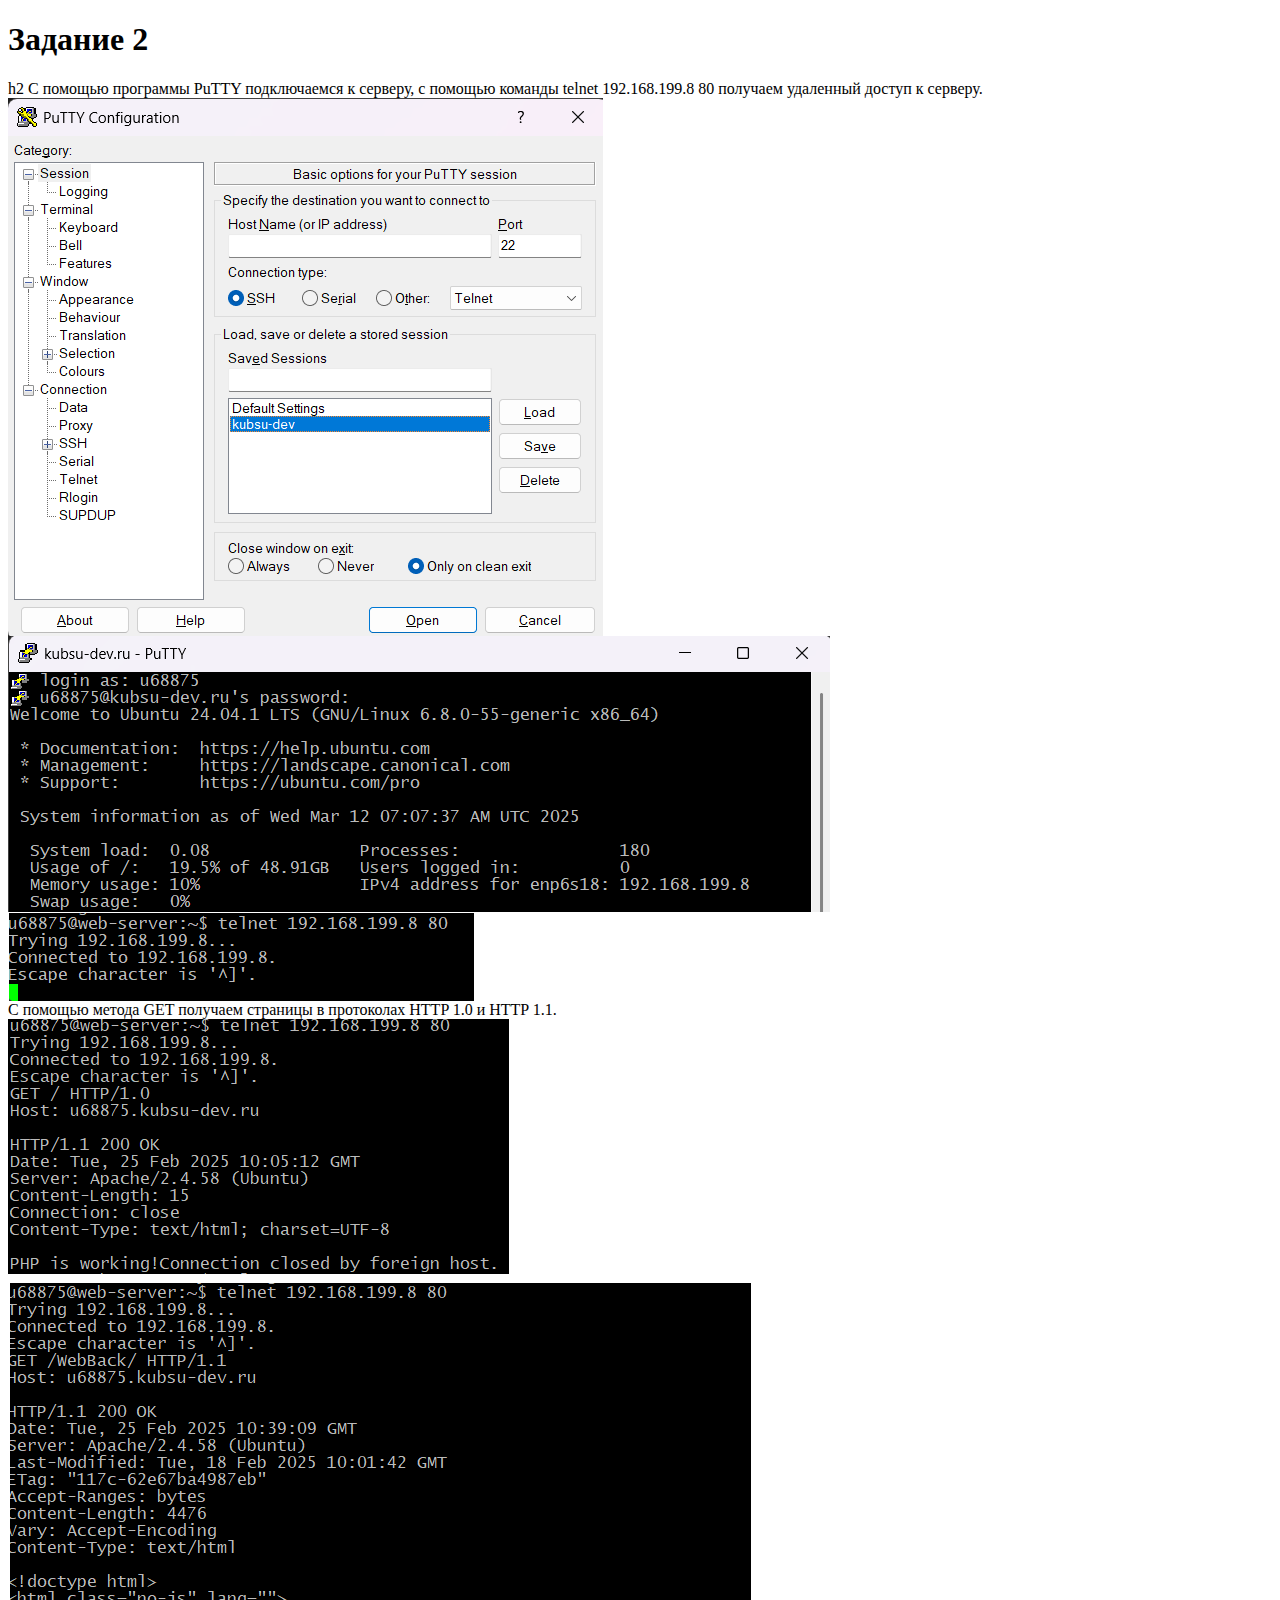
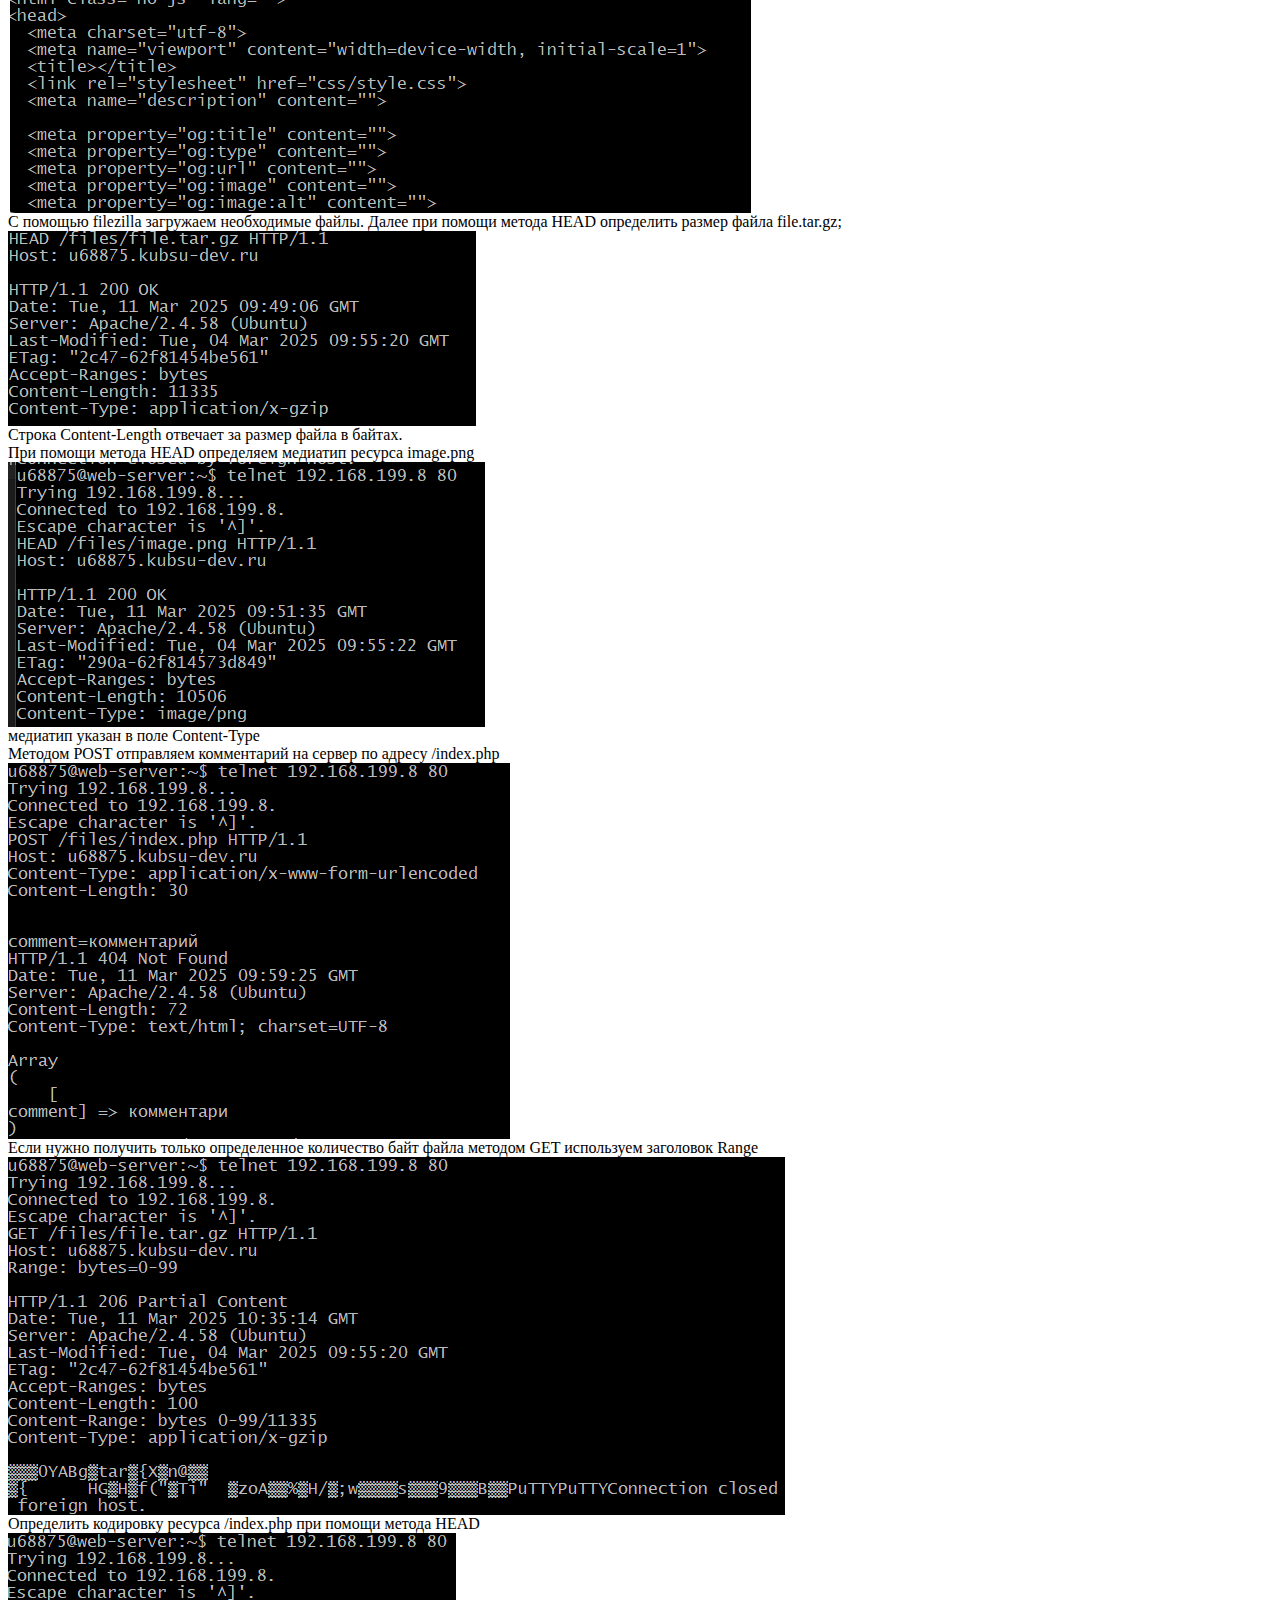
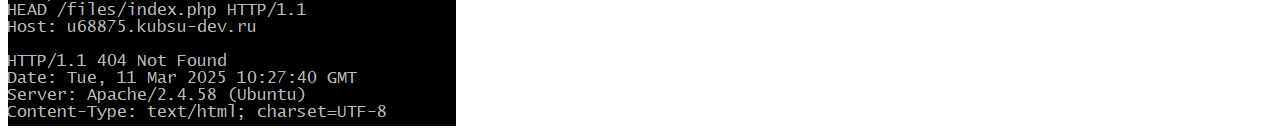
<file: ex2/index.html>
<!DOCTYPE html>
<html lang="en">
<head>
    <meta charset="UTF-8">
    <title>Задание 2</title>
</head>
<body>
<h1>Задание 2</h1>
<div>
    h2 С помощью программы PuTTY подключаемся к серверу, с помощью команды telnet 192.168.199.8 80 получаем удаленный доступ к серверу.
    <img src = 'pictures/webebeb_putty.png'>
</div>
<div>
    C помощью метода GET получаем страницы в протоколах HTTP 1.0 и HTTP 1.1.
    <img src = 'pictures/webebeb1.png'>
</div>
<div>
    С помощью filezilla загружаем необходимые файлы. Далее при помощи метода HEAD определить размер файла file.tar.gz;
      <img src = 'pictures/webebeb2.png'>
    Строка Content-Length отвечает за размер файла в байтах.
</div>
<div>
    При помощи метода HEAD определяем медиатип ресурса image.png
     <img src = 'pictures/webebeb3.png'>
    медиатип указан в поле Content-Type
</div>
<div>
    Методом POST отправляем комментарий на сервер по адресу /index.php
    <img src = 'pictures/webebeb4.png'>
</div>
<div>
    Если нужно получить только определенное количество байт файла методом GET используем заголовок Range
    <img src = 'pictures/webebeb5.png'>
</div>
<div>
    Определить кодировку ресурса /index.php при помощи метода HEAD
    <img src = 'pictures/webebeb6.png'>
</div>
</body>
</html>

<style>
    div{
        display: flex;
        flex-direction: column;
    }
    img{
        max-width: min-content;
    }
</style>
</file>
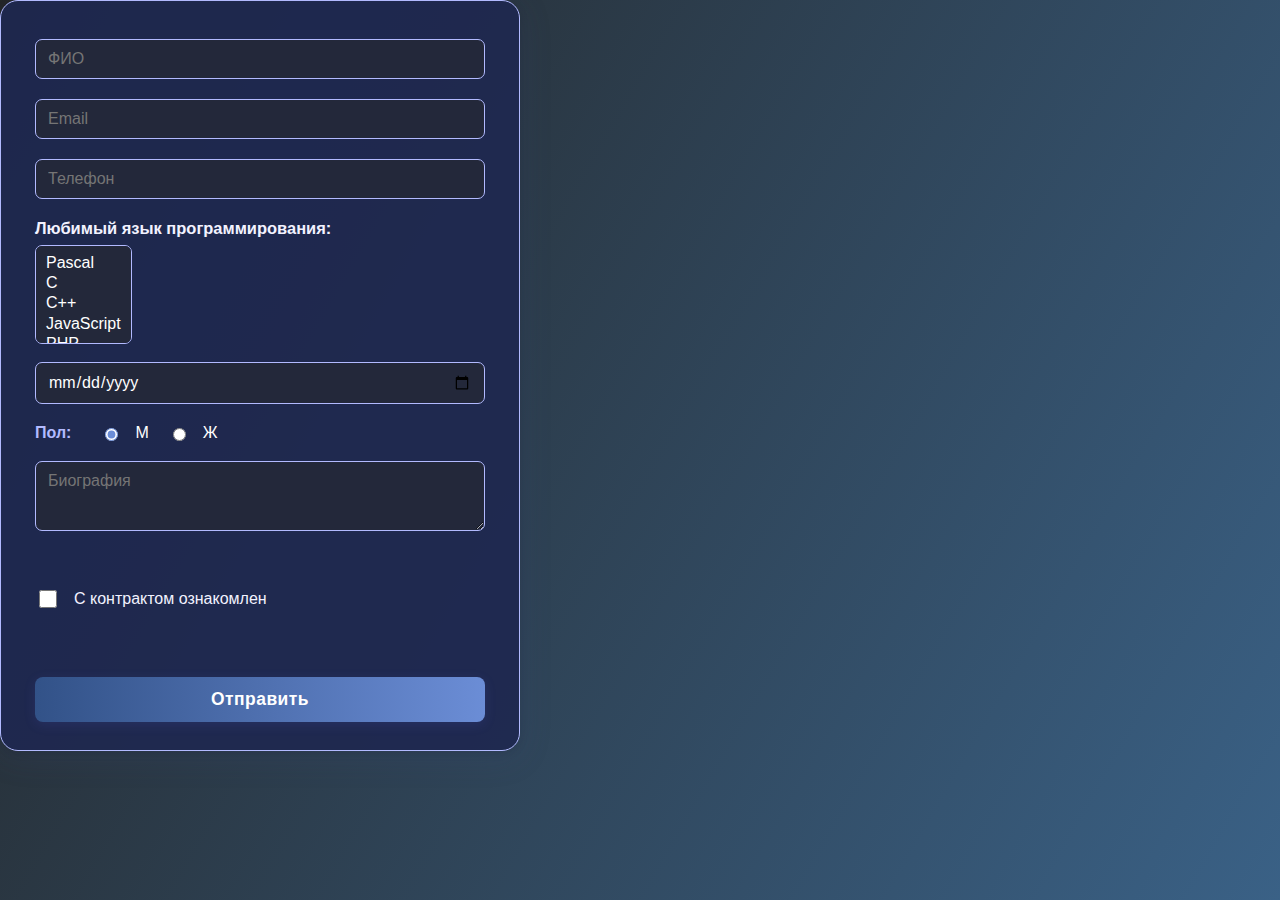
<file: ex4/index.html>
<!DOCTYPE html>
<html lang="en">
<head>
    <meta charset="UTF-8">
    <title>Title</title>
    <link href = "style.css" rel = "stylesheet" type="text/css">
</head>
<body>
    <form id="feedbackForm" action="submit.cgi" method="post">
    <input type="text" name="fio" placeholder="ФИО">
    <input type="email" name="email" placeholder="Email">
    <input type="tel" name="phone" placeholder="Телефон">
    <label id="lang_lbl">Любимый язык программирования:
            <select multiple="multiple" name = "langs">
            <option value = 1>Pascal</option>
            <option value = 2>C</option>
            <option value = 3>C++</option>
            <option value = 4>JavaScript</option>
            <option value = 5>PHP</option>
            <option value = 6>Python</option>
            <option value = 7>Java</option>
            <option value = 8>Haskel</option>
            <option value = 9>Clojure</option>
            <option value = 10>Prolog</option>
            <option value = 11>Scala</option>
            <option value = 12>Go</option>
            </select>
    </label>
        <input type="date" name="date" id = "date" placeholder="Дата рождения">
        <div id = "gend">
            <a>Пол:</a>
            <input type = "radio" name="gender" id="gender" value="male" checked>М
            <input type="radio" name="gender" value="female">Ж
        </div>
    <textarea name="message" placeholder="Биография"></textarea>
    <br>
    <label id="contract_lbl">
        <input type="checkbox" id="contract" name="policy"> С контрактом ознакомлен
    </label>
    <br>
    <button type="submit">Отправить</button>
    </form>
</body>
</html>
</file>
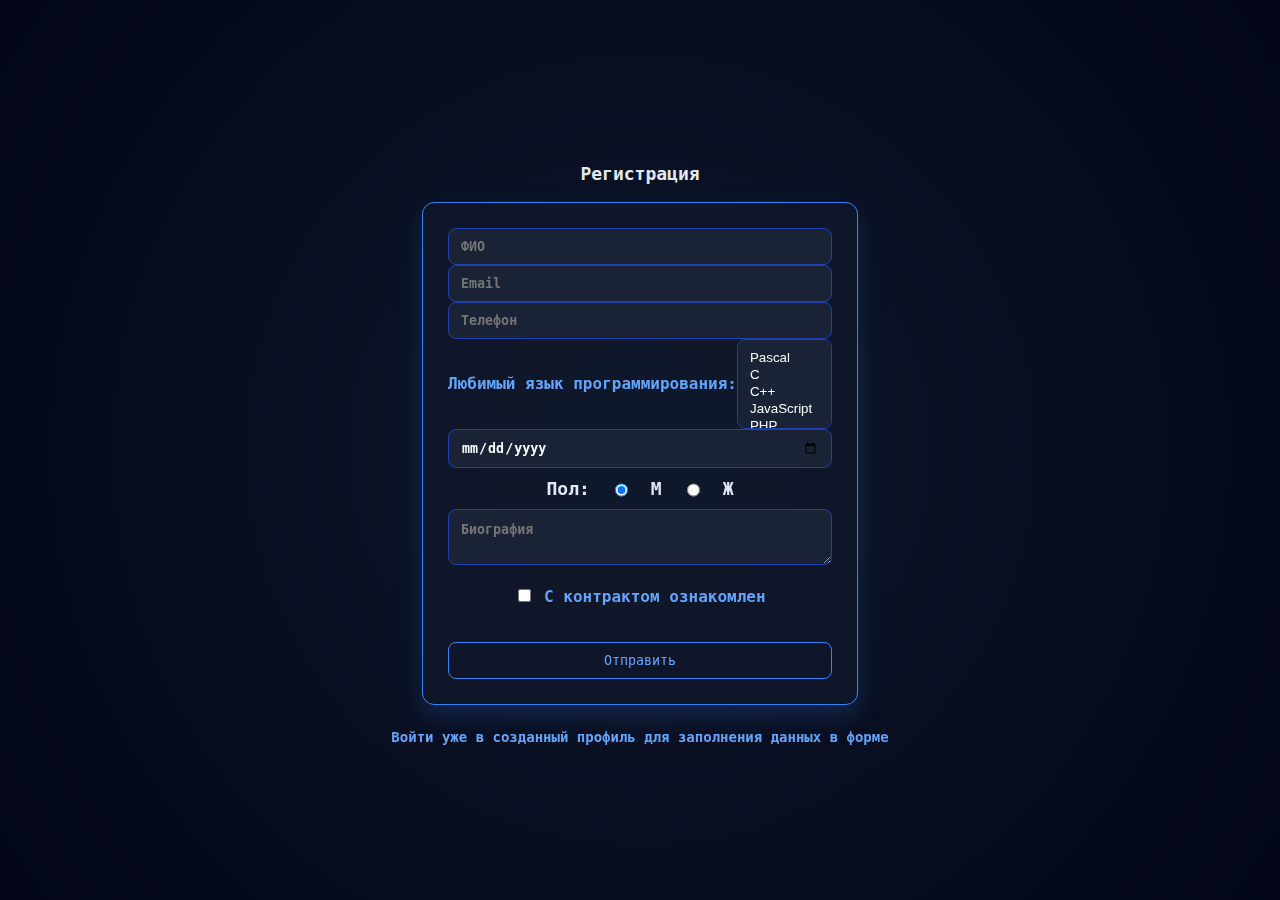
<file: ex5/index.html>
<!DOCTYPE html>
<html lang="en">
<head>
    <meta charset="UTF-8">
    <title>Title</title>
    <link href = "style.css" rel = "stylesheet" type="text/css">
</head>
<body>
    <p>Регистрация</p>
    <form id="feedbackForm" action="submit.cgi" method="post">
    <input type="text" name="fio" placeholder="ФИО">
    <input type="email" name="email" placeholder="Email">
    <input type="tel" name="phone" placeholder="Телефон">
    <label id="lang_lbl">Любимый язык программирования:
            <select multiple="multiple" name = "langs">
            <option value = 1>Pascal</option>
            <option value = 2>C</option>
            <option value = 3>C++</option>
            <option value = 4>JavaScript</option>
            <option value = 5>PHP</option>
            <option value = 6>Python</option>
            <option value = 7>Java</option>
            <option value = 8>Haskel</option>
            <option value = 9>Clojure</option>
            <option value = 10>Prolog</option>
            <option value = 11>Scala</option>
            <option value = 12>Go</option>
            </select>
    </label>
        <input type="date" name="date" id = "date" placeholder="Дата рождения">
        <div id = "gend">
            <a>Пол:</a>
            <input type = "radio" name="gender" id="gender" value="male" checked>М
            <input type="radio" name="gender" value="female">Ж
        </div>
    <textarea name="message" placeholder="Биография"></textarea>
    <br>
    <label id="contract_lbl">
        <input type="checkbox" id="contract" name="policy"> С контрактом ознакомлен
    </label>
    <br>
    <button type="submit">Отправить</button>
    </form>
    <a class ="link error-message" href="authorization.html">Войти уже в созданный профиль для заполнения данных в форме</a>
</body>
</html>
</file>
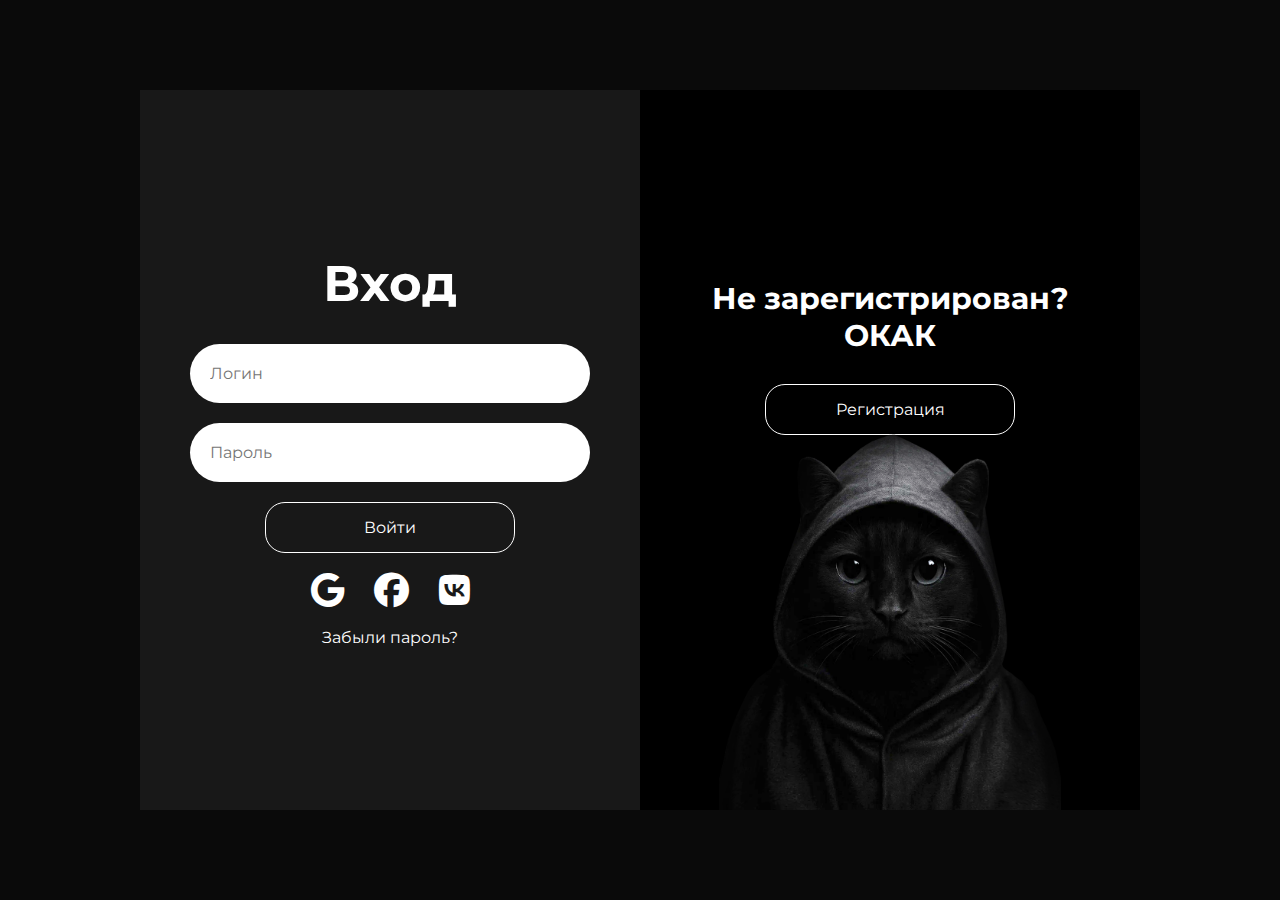
<file: ex6/index.html>
<!DOCTYPE html>
<html lang="en">
<head>
    <meta charset="UTF-8">
    <meta name="viewport" content="width=device-width, initial-scale=1.0">
    <title>Document</title>
    <link rel="stylesheet" href="style.css">
    <link rel="stylesheet" href="https://cdnjs.cloudflare.com/ajax/libs/font-awesome/6.5.0/css/all.min.css">

</head>
<body>



    <div class="app">


        <div class="inner">
            <form class="form logIn">
                <div class="logInBox">
                    <div>
                        <h3 class="title">Вход</h3>
                    </div>
                    <div class="inputBox">
                        <input class="input" type="text" placeholder="Логин">
                        <input class="input" type="text" placeholder="Пароль">
                        <button type="button" class="btn">Войти</button type="button">
                        <div class="icons">
                            <i class="fa-brands fa-google"></i>
                            <i class="fa-brands fa-facebook"></i>
                            <i class="fa-brands fa-vk"></i>
                        </div>
                        <a href="#" class="fp-link">Забыли пароль?</a>
                    </div>
                </div>
                <div class="logInBox">
                    <div>
                        <h3 class="title">Регистрация</h3>
                    </div>
                    <div class="inputBox">
                        <input class="input" type="text" placeholder="Логин">
                        <input class="input" type="text" placeholder="Пароль">
                        <input class="input" type="text" placeholder="Почта">
                        <button type="button" class="btn">Зарегистрироваться</button type="button">
                        <div class="icons">
                            <i class="fa-brands fa-google"></i>
                            <i class="fa-brands fa-facebook"></i>
                            <i class="fa-brands fa-vk"></i>
                        </div>
                       
                    </div>
                </div>
            </form>
            
            <form class="form signIn">
                <div class="toLogIn">
                    <div class="elements">
                        <div class="text">
                            <h4 class="smalltitle">Уже зарегистрирован?</h4>
                            <h4 class="smalltitle">ОКАК</h4>
                        </div>
                        <button type="button" class="btn login-btn">Войти</button type="button">
                    </div>
                    <img class="cat" src="img/cat.png" alt="cat">       
                </div>
                <div class="toSignIn">
                    <div class="elements">
                        <div class="text">
                            <h4 class="smalltitle">Не зарегистрирован?</h4>
                            <h4 class="smalltitle">ОКАК</h4>
                        </div>
                        <button type="button" class="btn registration-btn">Регистрация</button type="button">
                    </div>
                    <img class="cat" src="img/cat.png" alt="cat">       
                </div>
            </form>
        </div>



    </div>


    <script src="main.js"></script>
</body>
</html>
</file>
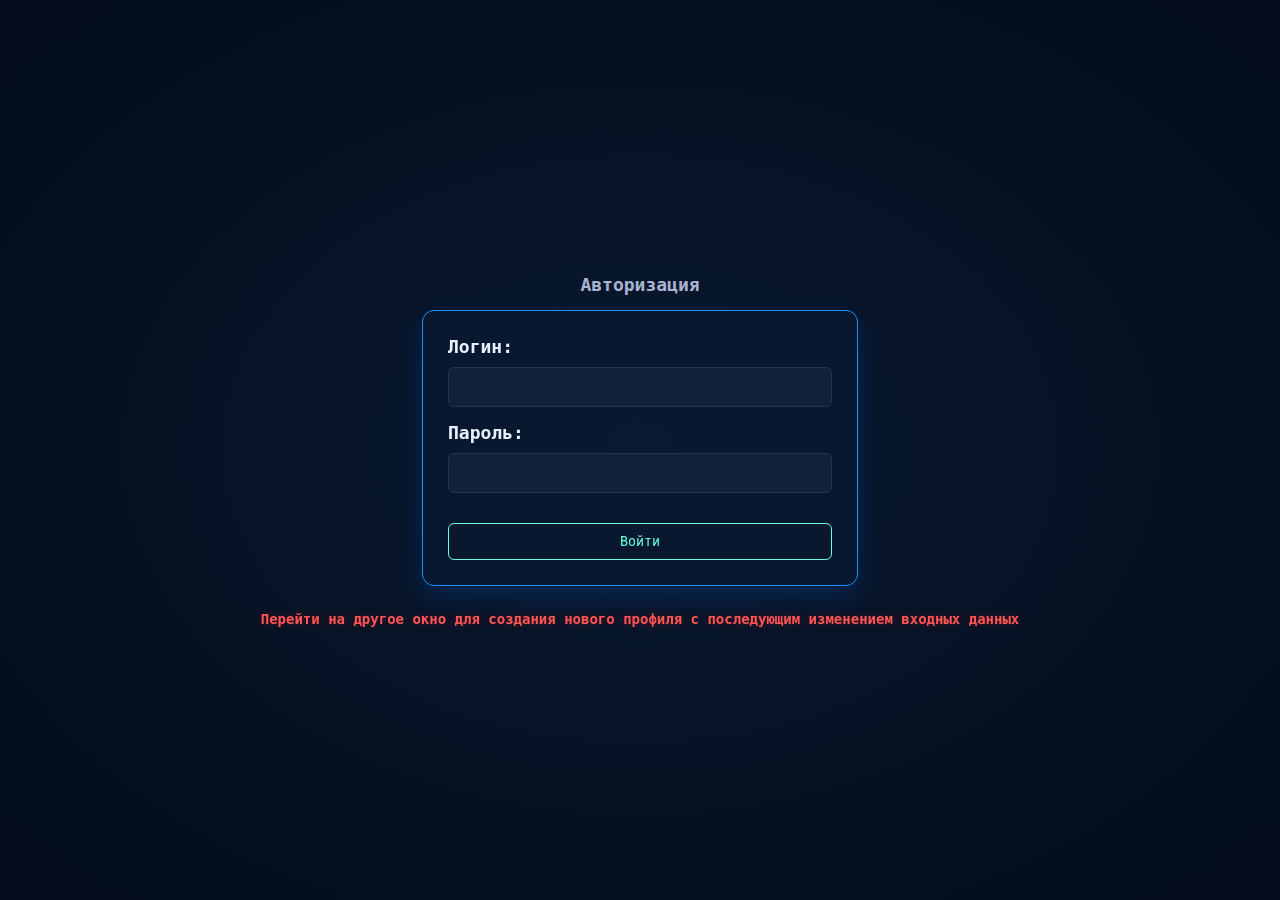
<file: ex5/authorization.html>
<!DOCTYPE html>
<html lang="en">
<head>
    <meta charset="UTF-8">
    <title>Title</title>
    <link href = "autho_style.css" rel = "stylesheet" type="text/css">
</head>
<body>
    <p>Авторизация</p>
    <form action="auth.cgi" method="post">
        <div class="field"><label for="login">Логин:</label><input type="text" name="login"></div>
        <div class="field"><label for="pass">Пароль:</label><input type="text" name="pass"></div>
        <button type="submit">Войти</button>
    </form>
    <a class="error-message" href="index.html">Перейти на другое окно для создания нового профиля с последующим изменением входных данных</a>
</body>
</html>
</file>
<file: ex4/style.css>
html, body {
    height: 100%;
    width: 100%;
    margin: 0;
    padding: 0;
}

body {
    background: linear-gradient(120deg, #232526 0%, #3a6186 100%);
    font-family: "Cascadia Code", "Montserrat", "Segoe UI", Arial, sans-serif;
    color: #fff;
    min-height: 100vh;
    display: flex;
    flex-direction: column;
    justify-content: flex-start;
}

.form-container {
    display: flex;
    flex-direction: row;
    justify-content: center;
    align-items: flex-start;
    gap: 32px;
    width: 100%;
    max-width: 960px;
    margin: 54px auto 0 auto;
    padding: 0 8px;
    box-sizing: border-box;
}

form {
    background: rgba(30,40,80,0.93);
    border-radius: 18px;
    border: 1.5px solid #b2baff;
    padding: 38px 34px 28px 34px;
    min-width: 320px;
    max-width: 450px;
    width: 90vw;
    box-shadow: 0 6px 32px 0 rgba(60,70,130,0.19), 0 2px 8px rgba(0,0,0,0.12);
    display: flex;
    flex-direction: column;
    gap: 18px;
    margin: 0;
}

#errors {
    min-width: 220px;
    max-width: 290px;
    display: flex;
    flex-direction: column;
    gap: 11px;
    margin-top: 22px;
    align-items: flex-start;
    max-height: 380px;
    overflow-y: auto;
}

.form-error, .error-message {
    background: linear-gradient(90deg, #ffeaea 0%, #ffd6d6 100%);
    color: #b32626;
    border: 1.2px solid #f8b4b4;
    border-radius: 7px;
    padding: 10px 14px;
    font-size: 0.97rem;
    box-shadow: 0 2px 8px rgba(255, 87, 87, 0.11);
    width: 100%;
    box-sizing: border-box;
    text-align: left;
    word-break: break-word;
    font-family: inherit;
    animation: fadeInError 0.5s;
}

.input-group,
#lang_lbl,
#gend,
#contract_lbl {
    display: flex;
    flex-direction: column;
    gap: 5px;
}

#gend {
    flex-direction: row;
    justify-content: flex-start;
    align-items: center;
    gap: 14px;
    margin-bottom: 1px;
}

#gend a {
    color: #b2baff;
    font-size: 1rem;
    margin-right: 10px;
    font-weight: 600;
}

input[type="radio"] {
    accent-color: #6b8dd6;
    margin-left: 10px;
    margin-right: 3px;
    cursor: pointer;
}

#lang_lbl {
    align-items: flex-start;
    font-size: 1.03rem;
    color: #f2f2ff;
    font-weight: 600;
    gap: 7px;
}

select[multiple] {
    min-height: 65px;
    background: #23283a;
    color: #fff;
    border: 1.3px solid #b2baff;
    padding: 8px;
    border-radius: 7px;
    font-size: 1rem;
}

select[multiple]:focus {
    border-color: #8f94fb;
    outline: none;
}

textarea,
input[type="text"],
input[type="email"],
input[type="tel"],
input[type="date"] {
    background: #23283a;
    border: 1.3px solid #b2baff;
    border-radius: 7px;
    padding: 10px 12px;
    color: #fff;
    font-size: 1rem;
    margin-bottom: 2px;
    font-family: "Cascadia Code", "Montserrat", Arial, sans-serif;
    transition: border 0.22s, background 0.18s;
}

textarea:focus,
input[type="text"]:focus,
input[type="email"]:focus,
input[type="tel"]:focus,
input[type="date"]:focus,
select:focus {
    border-color: #88e0ef;
    background: #2c355f;
    outline: none;
}

textarea {
    min-height: 70px;
    max-height: 180px;
    resize: vertical;
}

input[type="checkbox"] {
    accent-color: #6b8dd6;
    width: 18px;
    height: 18px;
    cursor: pointer;
    margin-right: 8px;
}

#contract_lbl {
    flex-direction: row;
    align-items: center;
    font-size: 1rem;
    color: #f2f2ff;
    gap: 9px;
    margin: 0 auto 0 0;
    font-weight: 500;
}

button[type="submit"] {
    margin-top: 12px;
    padding: 12px 0;
    background: linear-gradient(90deg, #325288 0%, #6b8dd6 100%);
    color: #fff;
    font-size: 1.09rem;
    border: none;
    border-radius: 8px;
    font-weight: bold;
    cursor: pointer;
    letter-spacing: 0.5px;
    box-shadow: 0 3px 12px rgba(78, 84, 200, 0.16);
    transition: background 0.18s, box-shadow 0.18s, transform 0.13s;
}
button[type="submit"]:hover {
    background: linear-gradient(90deg, #505acc 10%, #a2a4fd 90%);
    box-shadow: 0 6px 18px rgba(78, 84, 200, 0.23);
    transform: translateY(-2px) scale(1.03);
}

input, textarea, select, button {
    box-sizing: border-box;
}

.error-field {
    border-color: #ff5757 !important;
    background: #2d1f1f !important;
    color: #fff !important;
}

@keyframes fadeInError {
    from { opacity: 0; transform: translateY(-8px);}
    to { opacity: 1; transform: none;}
}

@media (max-width: 900px) {
    .form-container {
        flex-direction: column;
        align-items: center;
        gap: 0;
    }
    #errors {
        max-width: 94vw;
        min-width: 0;
        width: 100%;
        margin: 18px auto 0 auto;
    }
    form {
        margin-top: 12px;
    }
}

@media (max-width: 600px) {
    form {
        min-width: unset;
        width: 97vw;
        padding: 18px 6vw 16px 6vw;
    }
    .form-container {
        margin-top: 10px;
    }
}
</file>
<file: ex5/style.css>
html, body {
    height: 100%;
    width: 100%;
    margin: 0;
    padding: 0;
    background: radial-gradient(circle at center, #0f172a 0%, #020617 100%);
}

body {
    font-family: "Cascadia Code", monospace;
    font-weight: 600;
    font-size: 18px;
    color: #e2e8f0;
    display: flex;
    flex-direction: column;
    align-items: center;
    justify-content: center;
}

form {
    padding: 25px;
    margin: 0 auto 20px;
    display: flex;
    flex-direction: column;
    width: 30%;
    min-width: 320px;
    background-color: rgba(15, 23, 42, 0.9);
    border-radius: 12px;
    border: 1px solid #3b82f6;
    box-shadow: 0 10px 25px rgba(59, 130, 246, 0.2);
    backdrop-filter: blur(8px);
}

#errors {
    display: flex;
    flex-direction: column;
    background-color: rgba(220, 38, 38, 0.15);
    padding: 12px;
    border-radius: 6px;
    border-left: 3px solid #ef4444;
}

#gend {
    display: flex;
    flex-direction: row;
    justify-content: center;
    gap: 20px;
    margin: 10px 0;
}

#lang_lbl {
    display: flex;
    align-items: center;
    color: #60a5fa;
    font-size: 16px;
}

select {
    flex-grow: 1;
    border-radius: 8px;
    padding: 10px;
    background-color: rgba(30, 41, 59, 0.7);
    color: #f8fafc;
    border: 1px solid #1e40af;
    transition: all 0.3s ease;
}

select:focus {
    outline: none;
    border-color: #60a5fa;
    box-shadow: 0 0 0 3px rgba(96, 165, 250, 0.3);
}

textarea {
    border-radius: 8px;
    max-width: 100%;
    max-height: 160px;
    font-family: "Cascadia Code", monospace;
    font-weight: 600;
    background-color: rgba(30, 41, 59, 0.7);
    color: #f8fafc;
    border: 1px solid #1e40af;
    padding: 12px;
    transition: all 0.3s ease;
}

textarea:focus {
    border-color: #60a5fa;
    box-shadow: 0 0 0 3px rgba(96, 165, 250, 0.3);
}

#contract_lbl {
    margin: 0 auto;
    color: #60a5fa;
    font-size: 16px;
}

input {
    border-radius: 8px;
    font-family: "Cascadia Code", monospace;
    font-weight: 600;
    padding: 10px 12px;
    background-color: rgba(30, 41, 59, 0.7);
    color: #f8fafc;
    border: 1px solid #1e40af;
    transition: all 0.3s ease;
}

input:focus {
    outline: none;
    border-color: #60a5fa;
    box-shadow: 0 0 0 3px rgba(96, 165, 250, 0.3);
}

button {
    font-family: "Cascadia Code", monospace;
    font-weight: 300;
    border-radius: 8px;
    padding: 10px 20px;
    background-color: transparent;
    color: #60a5fa;
    border: 1px solid #3b82f6;
    cursor: pointer;
    transition: all 0.3s cubic-bezier(0.4, 0, 0.2, 1);
    margin-top: 15px;
    position: relative;
    overflow: hidden;
}

button:hover {
    color: #ffffff;
    background-color: #3b82f6;
    transform: translateY(-2px);
    box-shadow: 0 4px 12px rgba(59, 130, 246, 0.3);
}

button::before {
    content: '';
    position: absolute;
    top: 0;
    left: -100%;
    width: 100%;
    height: 100%;
    background: linear-gradient(90deg, transparent, rgba(147, 197, 253, 0.4), transparent);
    transition: 0.5s;
}

button:hover::before {
    left: 100%;
}

.error-field {
    border-color: #ef4444 !important;
    border-width: 1px;
    background-color: rgba(220, 38, 38, 0.1) !important;
}

.error-message {
    color: #fca5a5;
    margin: 4px 0 10px;
    font-size: 14px;
}

.link {
    text-decoration: none;
    color: #60a5fa;
    transition: all 0.3s ease;
    position: relative;
}

.link:hover {
    color: #ff5555;
}

.link::after {
    content: '';
    position: absolute;
    width: 0;
    height: 1px;
    bottom: -2px;
    left: 0;
    background-color: #93c5fd;
    transition: width 0.3s ease;
}

.link:hover::after {
    width: 100%;
}

/* Дополнительные улучшения */
::-webkit-scrollbar {
    width: 8px;
}

::-webkit-scrollbar-thumb {
    background-color: #3b82f6;
    border-radius: 4px;
}

::-webkit-scrollbar-track {
    background-color: rgba(15, 23, 42, 0.5);
}

::selection {
    background-color: rgba(59, 130, 246, 0.5);
    color: #ffffff;
}
</file>
<file: ex6/style.css>
@import url('https://fonts.googleapis.com/css2?family=Montserrat:ital,wght@0,300..800;1,300..800&display=swap');




* {
    margin: 0;
    padding: 0;
    box-sizing: border-box;
}

.app {
    min-height: 100svh;
    display: flex;
    align-items: center;
    justify-content: center;
    background: #0a0a0a;
    color: #fff;
    font-family: "Montserrat", sans-serif;


}

.inner {
    position: relative;
    display: flex;
    max-width: 1000px;
    width: 100%;
    height: 80svh;
}

.title {
    font-size: 50px;
}

.smalltitle {
    font-size: 30px;
}

.title,
.smalltitle {
    text-wrap: nowrap;
    text-align: center;
}


.btn {
    display: flex;
    justify-content: center;
    align-items: center;
    max-width: 250px;
    width: 100%;
    padding: 15px;
    border-radius: 20px;
    border: 1px solid #fff;
    color: #fff;
    background-color: transparent;
    outline: 1px solid transparent;
    font: inherit;
    cursor: pointer;
    transition: .3s;
}

.btn:hover {
    color: #1a1a1a;
    background-color: #fff;
}

.input {
    padding: 20px;
    border-radius: 30px;
    border: none;
    outline: 1px solid transparent;
    font: inherit;
    width: 100%;
}


img {
    width: 100%;
    height: 100%;
    object-fit: contain;
}

a {
    color: inherit;
    text-decoration: none;
}


.form {
    display: flex;
    justify-content: space-between;
    overflow: hidden;
}

.logIn {
    position: relative;
    z-index: 10;
    width: 100%;
    background-color: #0a0a0a;
    clip-path: inset(0 50% 0 0);
    transition: all .7s;
}

.logIn.active {
    clip-path: inset(0 0 0 50%);
}


.logInBox {
    display: flex;
    flex-direction: column;
    align-items: center;
    justify-content: center;
    max-width: 50%;
    width: 100%;
    height: 100%;
    background-color: #181818;
}

.logInBox .title {
    margin-bottom: 30px;
}

.logInBox .fp-link {
    text-align: center;
}

.logInBox .inputBox {
    max-width: 400px;
    width: 100%;
    display: flex;
    flex-direction: column;
    align-items: center;
    justify-content: center;
    gap: 20px;
}

.logInBox .icons {
    display: flex;
    gap: 30px;
    font-size: 35px;
}

.logInBox .icons i {
    cursor: pointer;
    transition: .7s;
}

.logInBox .icons i:hover {
    rotate: 360deg;
}

.logIn .toSignInBox {
    position: relative;
    max-width: 50%;
    width: 100%;
    height: 100%;
    overflow: hidden;
    background-color: #111111;
}

.signIn {
    position: absolute;
    z-index: 0;
    inset: 0;
    background: #000;
    clip-path: inset(0 0 0 50%);
    transition: .7s;
}

.signIn.active {
    clip-path: inset(0 50% 0 0);
}

.signIn .toLogIn,
.signIn .toSignIn {
    position: relative;
    max-width: 50%;
    width: 100%;
}

.signIn .cat {
    max-width: 100%;
    height: 380px;
    position: absolute;
    left: 0;
    right: 0;
    bottom: 0px;
}


.signIn .elements {
    padding-top: 190px;


    z-index: 50;
    width: 100%;
    display: flex;
    flex-direction: column;
    align-items: center;
    gap: 30px;
}
</file>
<file: ex5/autho_style.css>
html, body {
    height: 100%;
    width: 100%;
    margin: 0;
    padding: 0;
    background: radial-gradient(ellipse at center, #0a192f 0%, #020c1b 100%);
}

body {
    font-family: "Cascadia Code", monospace;
    font-weight: 600;
    font-size: 18px;
    color: #e6f1ff;
    display: flex;
    flex-direction: column;
    align-items: center;
    justify-content: center;
}

p {
    margin: 0 auto 15px;
    color: #a8b2d1;
}

a {
    text-decoration: none;
    color: #64ffda;
    transition: all 0.3s ease;
    position: relative;
}

a:hover {
    color: #1e90ff;
}

a::after {
    content: '';
    position: absolute;
    width: 0;
    height: 2px;
    bottom: -3px;
    left: 0;
    background-color: #1e90ff;
    transition: width 0.3s ease;
}

a:hover::after {
    width: 100%;
}

form {
    padding: 25px;
    margin: 0 auto 20px;
    display: flex;
    flex-direction: column;
    width: 30%;
    min-width: 320px;
    background-color: rgba(10, 25, 47, 0.8);
    border-radius: 12px;
    border: 1px solid #1e90ff;
    box-shadow: 0 10px 25px rgba(0, 105, 255, 0.2);
    backdrop-filter: blur(8px);
}

input {
    margin: 10px 0;
    padding: 10px 12px;
    border-radius: 6px;
    border: 1px solid #233554;
    background-color: rgba(23, 42, 69, 0.5);
    color: #e6f1ff;
    font-size: 16px;
    transition: all 0.3s cubic-bezier(0.645, 0.045, 0.355, 1);
}

input:focus {
    outline: none;
    border-color: #64ffda;
    box-shadow: 0 0 0 2px rgba(100, 255, 218, 0.3);
    background-color: rgba(23, 42, 69, 0.8);
}

.field {
    display: flex;
    flex-direction: column;
    margin-bottom: 5px;
}

button {
    font-family: "Cascadia Code", monospace;
    font-weight: 300;
    padding: 10px 20px;
    margin-top: 15px;
    border-radius: 6px;
    border: 1px solid #64ffda;
    background-color: transparent;
    color: #64ffda;
    cursor: pointer;
    transition: all 0.3s cubic-bezier(0.645, 0.045, 0.355, 1);
    position: relative;
    overflow: hidden;
    z-index: 1;
}

button::before {
    content: '';
    position: absolute;
    top: 0;
    left: 0;
    width: 0;
    height: 100%;
    background-color: rgba(100, 255, 218, 0.1);
    transition: width 0.3s ease;
    z-index: -1;
}

button:hover {
    color: #0a192f;
    background-color: #64ffda;
    box-shadow: 0 0 15px rgba(100, 255, 218, 0.4);
    transform: translateY(-2px);
}

button:hover::before {
    width: 100%;
}

.error-field {
    border-color: #ff5555 !important;
    border-width: 1px;
    background-color: rgba(90, 0, 0, 0.2) !important;
}

.error-message {
    color: #ff5555;
    font-size: 14px;
    margin-top: 5px;
    text-shadow: 0 0 8px rgba(255, 0, 0, 0.3);
}

/* Дополнительные элементы стиля */
::selection {
    background: rgba(30, 144, 255, 0.5);
    color: #e6f1ff;
}

::-webkit-scrollbar {
    width: 8px;
}

::-webkit-scrollbar-thumb {
    background: #1e90ff;
    border-radius: 4px;
}

::-webkit-scrollbar-track {
    background: rgba(10, 25, 47, 0.5);
}
</file>
